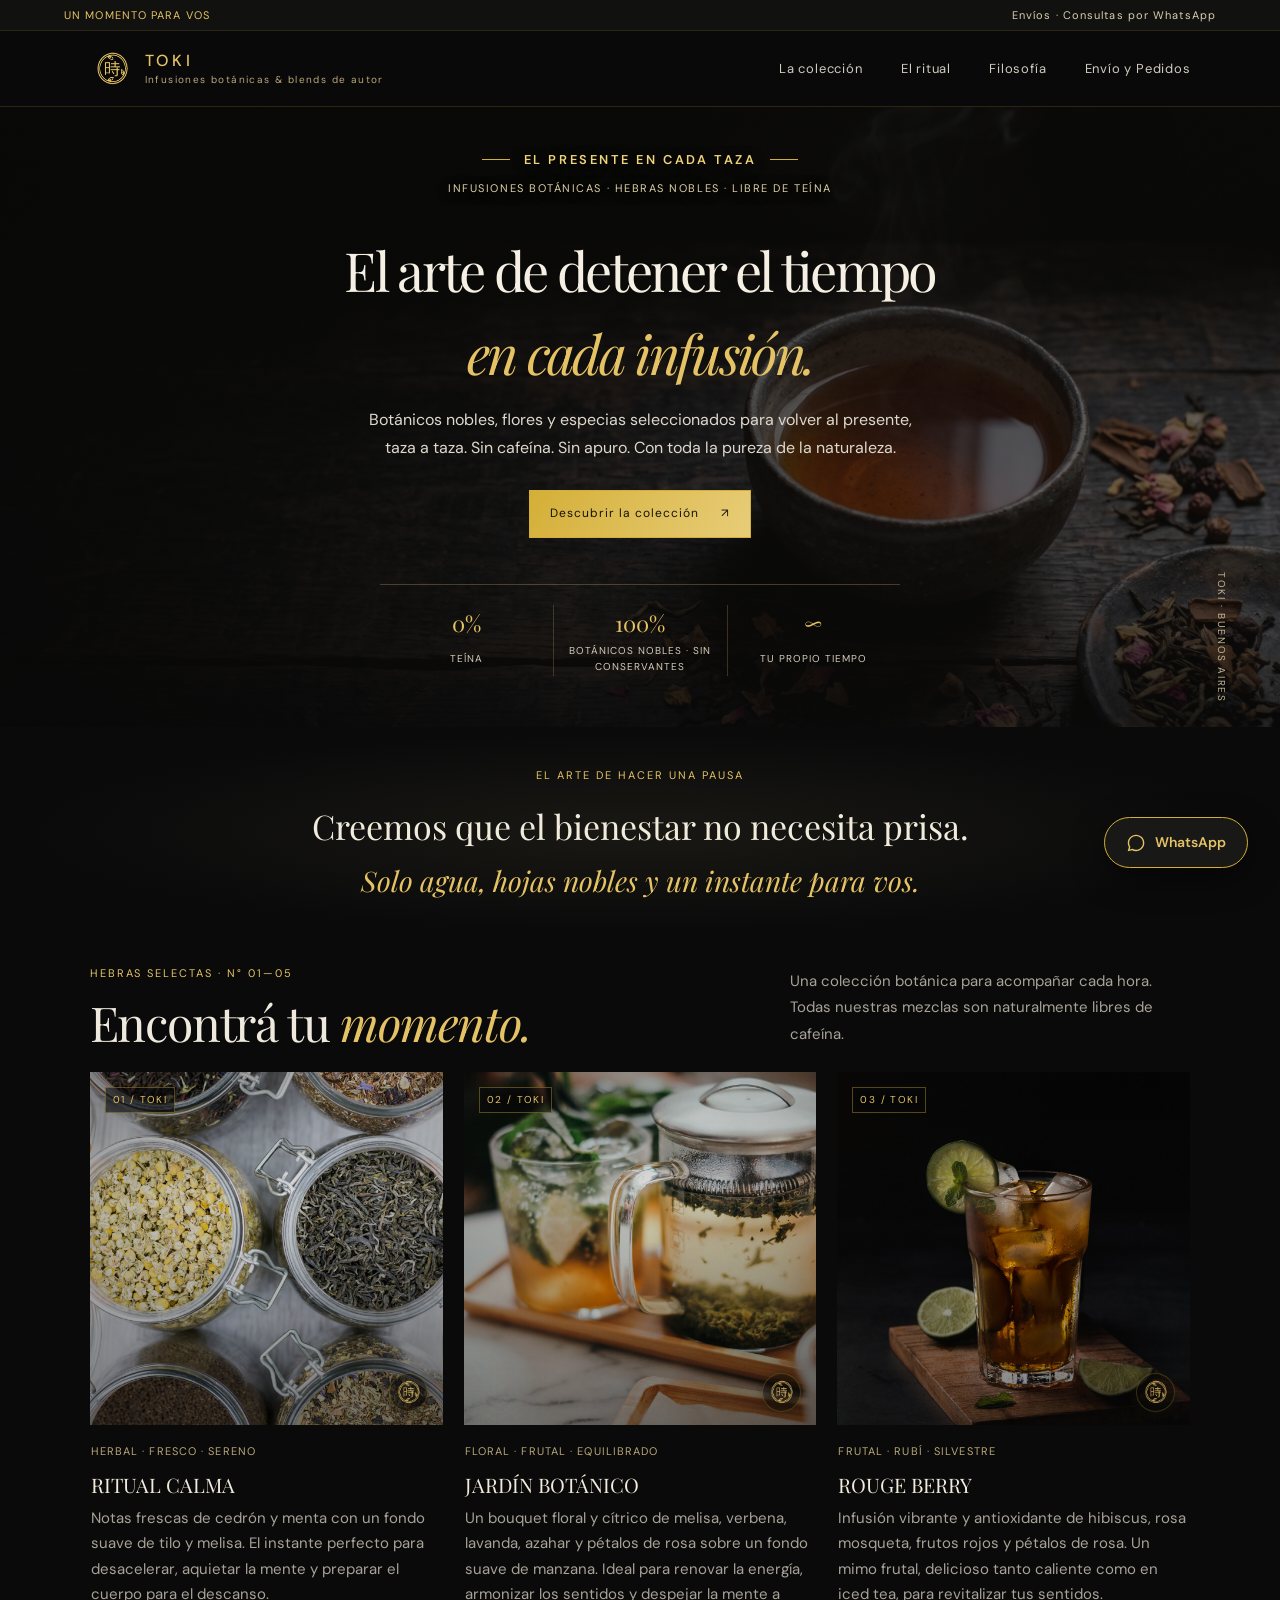
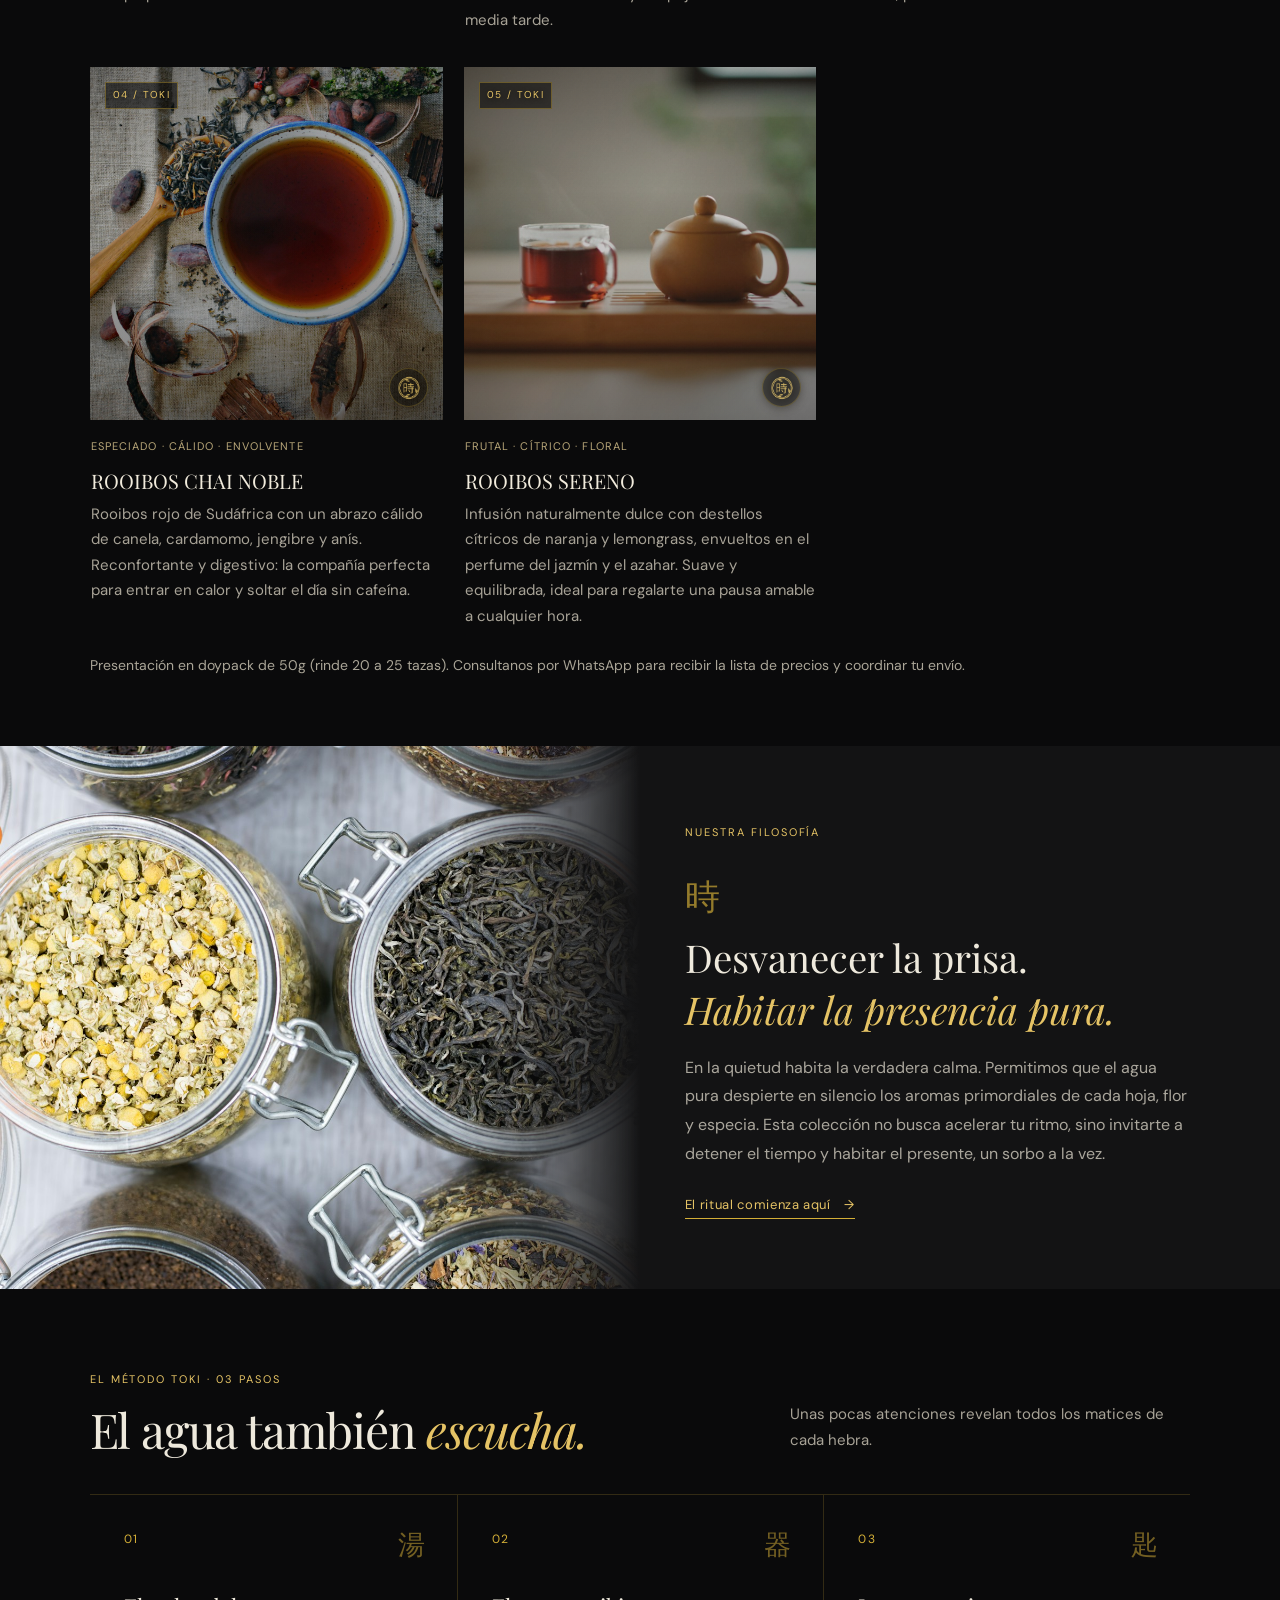
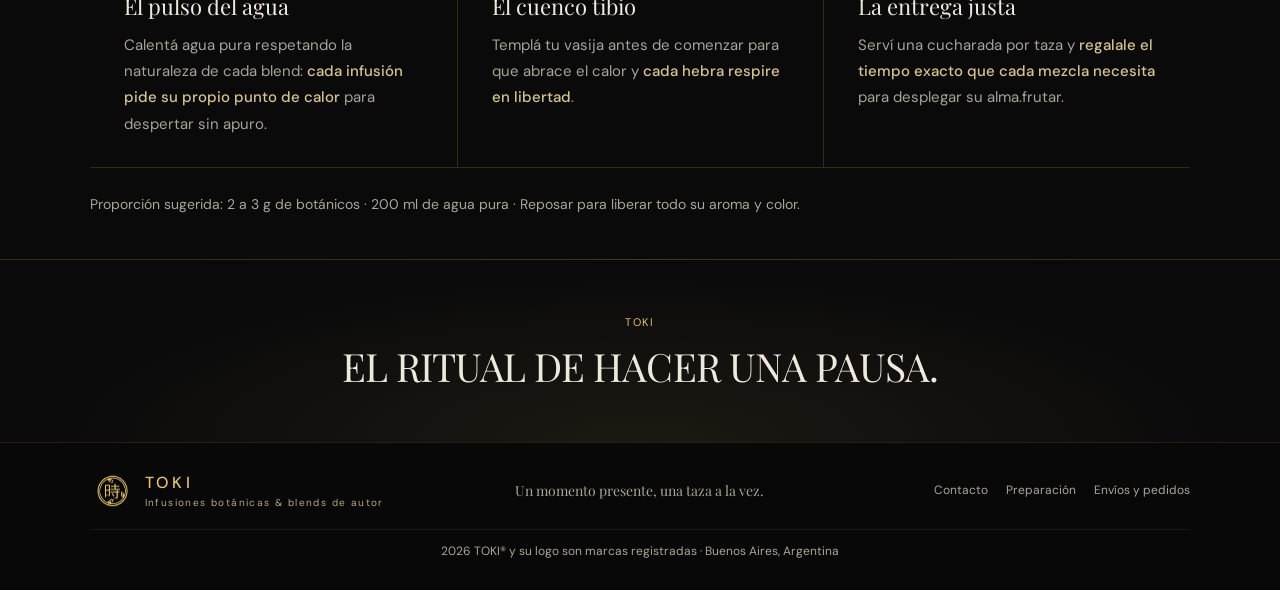
<file: index.html>
<!doctype html>
<html lang="es-AR">
<head>
    <!-- Configuración básica y codificación -->
    <meta charset="utf-8">
    <meta name="viewport" content="width=device-width, initial-scale=1">
    <meta name="theme-color" content="#0a0a0b">

    <!-- Metadatos para buscadores (SEO) y título de pestaña -->
    <meta name="description" content="TOKI: infusiones botánicas, hebras nobles y blends de autor libres de teína. Un ritual de calma para cualquier momento del día.">
    <title>TOKI — Infusiones botánicas & blends de autor</title>
    <link rel="icon" type="image/jpeg" href="imagenes/logo.jpg">

    <!-- Tipografías editoriales: DM Sans (cuerpo) y Playfair Display (títulos) -->
    <link rel="preconnect" href="https://fonts.googleapis.com">
    <link rel="preconnect" href="https://fonts.gstatic.com" crossorigin>
    <link href="https://fonts.googleapis.com/css2?family=DM+Sans:wght@400;500;600;700&family=Playfair+Display:wght@400;500;600&display=swap" rel="stylesheet">

    <!-- Hoja de estilos y lógica interactiva -->
    <link rel="stylesheet" href="styles.css">
    <script src="app.js" defer></script>
</head>
<body>

    <!-- =====================================================================
         BARRA SUPERIOR DE ANUNCIOS
         ===================================================================== -->
    <div class="announcement">
        <span>UN MOMENTO PARA VOS</span>
        <span>Envíos · Consultas por WhatsApp</span>
    </div>

    <!-- =====================================================================
         ENCABEZADO Y NAVEGACIÓN PRINCIPAL
         ===================================================================== -->
    <header class="site-header">
        <a class="wordmark" href="#inicio" aria-label="TOKI, volver al inicio">
            <img class="wordmark-logo" src="imagenes/logo_solo.png" alt="" width="44" height="40" aria-hidden="true">
            <span class="wordmark-type">
                <strong>TOKI</strong>
                <small>Infusiones botánicas & blends de autor</small>
            </span>
        </a>

        <!-- Botón menú hamburguesa para vista móvil -->
        <button class="menu-toggle" id="menuToggle" type="button" aria-label="Abrir menú" aria-expanded="false">☰</button>

        <nav class="main-nav" id="mainNav" aria-label="Navegación principal">
            <a href="#coleccion">La colección</a>
            <a href="#ritual">El ritual</a>
            <a href="#filosofia">Filosofía</a>
            <a href="#envios" id="orderInfoNavLink">Envío y Pedidos</a>
        </nav>
    </header>

    <main>
        <!-- =====================================================================
             PORTADA PRINCIPAL (HERO)
             ===================================================================== -->
        <section class="hero" id="inicio">
            <div class="hero-image" role="img" aria-label="Cuenco de infusión botánica servido en un espacio de calma"></div>
            <div class="hero-shade"></div>

            <div class="hero-content">
                <span class="eyebrow"><i></i> EL PRESENTE EN CADA TAZA <i></i></span>
                <p class="hero-kicker">INFUSIONES BOTÁNICAS · HEBRAS NOBLES · LIBRE DE TEÍNA</p>
                <h1>
                    <span class="hero-title-line">El arte de detener el tiempo</span><br>
                    <em>en cada infusión.</em>
                </h1>
                <p class="hero-copy">Botánicos nobles, flores y especias seleccionados para volver al presente, taza a taza. Sin cafeína. Sin apuro. Con toda la pureza de la naturaleza.</p>
                <a class="button button-gold" href="#coleccion">Descubrir la colección <span aria-hidden="true">↗</span></a>

                <!-- Sellos diferenciales de la marca -->
                <div class="hero-notes" aria-label="Características de nuestros blends">
                    <div><strong>0%</strong><span>TEÍNA</span></div>
                    <div><strong>100%</strong><span>BOTÁNICOS NOBLES · SIN CONSERVANTES</span></div>
                    <div><strong>∞</strong><span>TU PROPIO TIEMPO</span></div>
                </div>
            </div>

            <span class="hero-index">TOKI · BUENOS AIRES</span>
        </section>

        <!-- =====================================================================
             FRANJA DE MANIFIESTO BREVE
             ===================================================================== -->
        <section class="intro-strip" aria-label="Presentación">
            <span class="eyebrow">EL ARTE DE HACER UNA PAUSA</span>
            <p>Creemos que el bienestar no necesita prisa.<br><em>Solo agua, hojas nobles y un instante para vos.</em></p>
        </section>

        <!-- =====================================================================
             COLECCIÓN DE 5 BLENDS BOTÁNICOS
             Nota: Las clases photo-* mantienen compatibilidad con styles.css
             ===================================================================== -->
        <section class="collection section-wrap" id="coleccion">
            <div class="section-heading">
                <div>
                    <span class="eyebrow">HEBRAS SELECTAS · N° 01—05</span>
                    <h2>Encontrá tu <em>momento.</em></h2>
                </div>
                <p>Una colección botánica para acompañar cada hora. Todas nuestras mezclas son naturalmente libres de cafeína.</p>
            </div>

            <div class="product-grid">
                <!-- Blend 01: Ritual Calma -->
                <article class="product-card" data-product="ritual-calma">
                    <div class="product-photo photo-houjicha" role="img" aria-label="Frascos con hierbas y flores botánicas secas de Ritual Calma">
                        <span class="product-number">01 / TOKI</span>
                        <img class="product-stamp" src="imagenes/logo_solo.png" alt="" aria-hidden="true">
                    </div>
                    <div class="product-info">
                        <div class="product-overline">HERBAL · FRESCO · SERENO</div>
                        <h3>RITUAL CALMA</h3>
                        <p>Notas frescas de cedrón y menta con un fondo suave de tilo y melisa. El instante perfecto para desacelerar, aquietar la mente y preparar el cuerpo para el descanso.</p>
                    </div>
                </article>

                <!-- Blend 02: Jardín Botánico -->
                <article class="product-card" data-product="jardin-botanico">
                    <div class="product-photo photo-genmaicha" role="img" aria-label="Infusión floral y cítrica de Jardín Botánico en tetera de vidrio">
                        <span class="product-number">02 / TOKI</span>
                        <img class="product-stamp" src="imagenes/logo_solo.png" alt="" aria-hidden="true">
                    </div>
                    <div class="product-info">
                        <div class="product-overline">FLORAL · FRUTAL · EQUILIBRADO</div>
                        <h3>JARDÍN BOTÁNICO</h3>
                        <p>Un bouquet floral y cítrico de melisa, verbena, lavanda, azahar y pétalos de rosa sobre un fondo suave de manzana. Ideal para renovar la energía, armonizar los sentidos y despejar la mente a media tarde.</p>
                    </div>
                </article>

                <!-- Blend 03: Rouge Berry -->
                <article class="product-card" data-product="rouge-berry">
                    <div class="product-photo photo-sobacha" role="img" aria-label="Infusión fría de Rouge Berry con hielo y cítricos">
                        <span class="product-number">03 / TOKI</span>
                        <img class="product-stamp" src="imagenes/logo_solo.png" alt="" aria-hidden="true">
                    </div>
                    <div class="product-info">
                        <div class="product-overline">FRUTAL · RUBÍ · SILVESTRE</div>
                        <h3>ROUGE BERRY</h3>
                        <p>Infusión vibrante y antioxidante de hibiscus, rosa mosqueta, frutos rojos y pétalos de rosa. Un mimo frutal, delicioso tanto caliente como en iced tea, para revitalizar tus sentidos.</p>
                    </div>
                </article>

                <!-- Blend 04: Rooibos Chai Noble -->
                <article class="product-card" data-product="rooibos-chai-noble">
                    <div class="product-photo photo-sakura" role="img" aria-label="Cuenco con infusión cálida de Rooibos Chai Noble y especias">
                        <span class="product-number">04 / TOKI</span>
                        <img class="product-stamp" src="imagenes/logo_solo.png" alt="" aria-hidden="true">
                    </div>
                    <div class="product-info">
                        <div class="product-overline">ESPECIADO · CÁLIDO · ENVOLVENTE</div>
                        <h3>ROOIBOS CHAI NOBLE</h3>
                        <p>Rooibos rojo de Sudáfrica con un abrazo cálido de canela, cardamomo, jengibre y anís. Reconfortante y digestivo: la compañía perfecta para entrar en calor y soltar el día sin cafeína.</p>
                    </div>
                </article>

                <!-- Blend 05: Rooibos Sereno -->
                <article class="product-card" data-product="rooibos-sereno">
                    <div class="product-photo photo-kyobancha" role="img" aria-label="Taza y tetera de cerámica con infusión de Rooibos Sereno">
                        <span class="product-number">05 / TOKI</span>
                        <img class="product-stamp" src="imagenes/logo_solo.png" alt="" aria-hidden="true">
                    </div>
                    <div class="product-info">
                        <div class="product-overline">FRUTAL · CÍTRICO · FLORAL</div>
                        <h3>ROOIBOS SERENO</h3>
                        <p>Infusión naturalmente dulce con destellos cítricos de naranja y lemongrass, envueltos en el perfume del jazmín y el azahar. Suave y equilibrada, ideal para regalarte una pausa amable a cualquier hora.</p>
                    </div>
                </article>
            </div>

            <!-- Aclaración de formato y consulta de precios -->
            <p class="collection-note">Presentación en doypack de 50g (rinde 20 a 25 tazas). Consultanos por WhatsApp para recibir la lista de precios y coordinar tu envío.</p>
        </section>

        <!-- =====================================================================
             SECCIÓN FILOSOFÍA (KANJI 時)
             ===================================================================== -->
        <section class="manifesto" id="filosofia">
            <div class="manifesto-art" role="img" aria-label="Flores secas, hebras sueltas y hierbas botánicas para blends"></div>
            <div class="manifesto-copy">
                <span class="eyebrow">NUESTRA FILOSOFÍA</span>
                <span class="manifesto-kanji" aria-hidden="true">時</span>
                <h2>Desvanecer la prisa.<br><em>Habitar la presencia pura.</em></h2>
                <p>En la quietud habita la verdadera calma. Permitimos que el agua pura despierte en silencio los aromas primordiales de cada hoja, flor y especia. Esta colección no busca acelerar tu ritmo, sino invitarte a detener el tiempo y habitar el presente, un sorbo a la vez.</p>
                <a class="text-link" href="#ritual">El ritual comienza aquí <span aria-hidden="true">→</span></a>
            </div>
        </section>

        <!-- =====================================================================
             EL MÉTODO TOKI (GUÍA DE PREPARACIÓN EN 3 PASOS)
             ===================================================================== -->
        <section class="ritual section-wrap" id="ritual">
            <div class="section-heading ritual-heading">
                <div>
                    <span class="eyebrow">EL MÉTODO TOKI · 03 PASOS</span>
                    <h2>El agua también <em>escucha.</em></h2>
                </div>
                <p>Unas pocas atenciones revelan todos los matices de cada hebra.</p>
            </div>

            <div class="ritual-grid">
                <article class="ritual-step">
                    <span class="step-number">01</span>
                    <span class="step-icon" aria-hidden="true">湯</span>
                    <h3>El pulso del agua</h3>
                    <p>Calentá agua pura respetando la naturaleza de cada blend: <strong>cada infusión pide su propio punto de calor</strong> para despertar sin apuro. </p>
                </article>

                <article class="ritual-step">
                    <span class="step-number">02</span>
                    <span class="step-icon" aria-hidden="true">器</span>
                    <h3>El cuenco tibio</h3>
                    <p>Templá tu vasija antes de comenzar para que abrace el calor y <strong>cada hebra respire en libertad</strong>. </p>
                </article>

                <article class="ritual-step">
                    <span class="step-number">03</span>
                    <span class="step-icon" aria-hidden="true">匙</span>
                    <h3>La entrega justa</h3>
                    <p>Serví una cucharada por taza y <strong>regalale el tiempo exacto que cada mezcla necesita</strong> para desplegar su alma.frutar.</p>
                </article>
            </div>

            <p class="collection-note">Proporción sugerida: 2 a 3 g de botánicos · 200 ml de agua pura · Reposar para liberar todo su aroma y color.</p>
        </section>

        <!-- =====================================================================
             CIERRE DE MARCA
             ===================================================================== -->
        <section class="newsletter">
            <span class="eyebrow">TOKI</span>
            <h2>EL RITUAL DE HACER UNA PAUSA.</h2>
        </section>
    </main>

    <!-- =====================================================================
         PIE DE PÁGINA (FOOTER)
         ===================================================================== -->
    <footer class="site-footer">
        <a class="wordmark footer-brand" href="#inicio">
            <img class="wordmark-logo" src="imagenes/logo_solo.png" alt="" width="44" height="40" aria-hidden="true">
            <span class="wordmark-type">
                <strong>TOKI</strong>
                <small>Infusiones botánicas & blends de autor</small>
            </span>
        </a>
        <p>Un momento presente, una taza a la vez.</p>
        <nav aria-label="Enlaces de servicio">
            <a href="https://wa.me/5491161992727?text=Hola%20TOKI!%20Deseo%20conocer%20m%C3%A1s%20sobre%20sus%20infusiones%20bot%C3%A1nicas%20y%20blends." target="_blank" rel="noopener noreferrer" aria-label="Atención personalizada por WhatsApp">Contacto</a>
            <a href="#ritual">Preparación</a>
            <a href="#envios" id="orderInfoLink">Envíos y pedidos</a>
        </nav>
        <small class="footer-legal"><span id="year"></span> TOKI® y su logo son marcas registradas · Buenos Aires, Argentina</small>
    </footer>

    <!-- =====================================================================
         VENTANA MODAL DE ENVÍOS Y PEDIDOS (CONTROLADA POR app.js)
         ===================================================================== -->
    <div class="drawer-overlay" id="drawerOverlay"></div>

    <dialog class="info-dialog" id="orderInfoDialog" aria-labelledby="orderInfoTitle" aria-describedby="orderInfoDescription">
        <div class="info-dialog-header">
            <div>
                <span class="eyebrow">TOKI · CÓMO COMPRAR</span>
                <h2 id="orderInfoTitle">Envíos y pedidos</h2>
            </div>
            <button class="drawer-close" id="closeOrderInfo" type="button" aria-label="Cerrar información">×</button>
        </div>

        <div class="info-dialog-content" id="orderInfoDescription">
            <p class="info-dialog-intro">Elegí tus blends y escribinos para coordinar tu pedido de forma personalizada.</p>
            <ol class="order-steps">
                <li>
                    <span>01</span>
                    <div>
                        <h3>Elegí tus blends</h3>
                        <p>Explorá la colección y anotá los productos que te gustaría recibir.</p>
                    </div>
                </li>
                <li>
                    <span>02</span>
                    <div>
                        <h3>Coordiná por WhatsApp</h3>
                        <p>Contactanos con tu selección y te ayudamos a confirmar disponibilidad y los detalles del pedido.</p>
                    </div>
                </li>
                <li>
                    <span>03</span>
                    <div>
                        <h3>Recibí tu pedido</h3>
                        <p>Hacemos envíos a todo el país. Antes de confirmar, coordinamos con vos el método de pago, el costo y el plazo de entrega según tu ubicación.</p>
                    </div>
                </li>
            </ol>
            <a class="button button-gold info-dialog-cta" href="https://wa.me/5491161992727?text=Hola%20TOKI!%20Quiero%20consultar%20por%20un%20pedido." target="_blank" rel="noopener noreferrer">Consultar por WhatsApp <span aria-hidden="true">↗</span></a>
        </div>
    </dialog>

    <!-- =====================================================================
         BOTÓN FLOTANTE DE WHATSAPP
         ===================================================================== -->
    <div class="sr-only" id="cartAnnouncement" aria-live="assertive"></div>
    <a class="whatsapp-float" href="https://wa.me/5491161992727?text=Hola%20TOKI!%20Deseo%20conocer%20m%C3%A1s%20sobre%20sus%20infusiones%20bot%C3%A1nicas%20y%20blends." target="_blank" rel="noopener noreferrer" aria-label="Atención personalizada por WhatsApp">
        <svg viewBox="0 0 24 24" width="20" height="20" fill="currentColor" aria-hidden="true">
            <path d="M12.04 2C6.58 2 2.13 6.45 2.13 11.91C2.13 13.66 2.59 15.36 3.45 16.86L2.05 22L7.3 20.62C8.75 21.41 10.38 21.83 12.04 21.83C17.5 21.83 21.95 17.38 21.95 11.92C21.95 9.27 20.92 6.78 19.05 4.91C17.18 3.03 14.69 2 12.04 2M12.05 3.67C14.25 3.67 16.31 4.53 17.87 6.09C19.42 7.65 20.28 9.72 20.28 11.92C20.28 16.46 16.58 20.15 12.04 20.15C10.56 20.15 9.11 19.76 7.85 19L7.55 18.83L4.43 19.65L5.26 16.61L5.06 16.29C4.24 15 3.8 13.47 3.8 11.91C3.81 7.37 7.5 3.67 12.05 3.67Z"/>
        </svg>
        <span>WhatsApp</span>
    </a>

</body>
</html>
</file>
<file: styles.css>
/* ==========================================================================
   1. VARIABLES DE MARCA Y CONFIGURACIÓN BASE (TOKI)
   ========================================================================== */
:root {
    color-scheme: dark;

    /* Paleta negro mate y carbón */
    --ink: #0a0a0b;
    --graphite: #131314;
    --panel: #181817;

    /* Paleta dorado suave / champagne */
    --gold: #d4af37;
    --gold-light: #e5c365;
    --gold-muted: #b9a779;

    /* Tipografía y bordes */
    --text: #eee9dc;
    --muted: #a8a397;
    --line: rgba(212, 175, 55, .2);

    /* Familias tipográficas */
    --serif: "Playfair Display", Georgia, serif;
    --sans: "DM Sans", Arial, sans-serif;
}

*, *::before, *::after {
    box-sizing: border-box;
}

html {
    scroll-behavior: smooth;
    scroll-padding-top: 90px;
    background: var(--ink);
}

body {
    margin: 0;
    color: var(--text);
    background: var(--ink);
    font-family: var(--sans);
    font-size: 16px;
    line-height: 1.65;
    -webkit-font-smoothing: antialiased;
}

body.drawer-open {
    overflow: hidden;
}

a {
    color: inherit;
    text-decoration: none;
}

button {
    font: inherit;
    -webkit-tap-highlight-color: transparent;
}

a {
    -webkit-tap-highlight-color: transparent;
}

button:focus-visible,
a:focus-visible {
    outline: 2px solid var(--gold-light);
    outline-offset: 4px;
}

::selection {
    color: var(--ink);
    background: var(--gold-light);
}

/* Clase de accesibilidad para lectores de pantalla */
.sr-only {
    position: absolute;
    width: 1px;
    height: 1px;
    padding: 0;
    margin: -1px;
    overflow: hidden;
    clip: rect(0, 0, 0, 0);
    white-space: nowrap;
    border: 0;
}

/* ==========================================================================
   2. BARRA SUPERIOR Y ENCABEZADO (HEADER)
   ========================================================================== */
.announcement {
    min-height: 30px;
    padding: 6px 5%;
    display: flex;
    justify-content: space-between;
    align-items: center;
    gap: 16px;
    color: #d9cfb0;
    background: #11110f;
    border-bottom: 1px solid rgba(212, 175, 55, .12);
    font-size: 11px;
    letter-spacing: .1em;
}

.announcement span:first-child {
    color: var(--gold-light);
}

.site-header {
    position: sticky;
    z-index: 30;
    top: 0;
    min-height: 76px;
    padding: 11px 7%;
    display: flex;
    justify-content: space-between;
    align-items: center;
    background: rgba(10, 10, 11, .92);
    border-bottom: 1px solid rgba(212, 175, 55, .17);
    backdrop-filter: blur(16px);
}

.wordmark {
    display: inline-flex;
    align-items: center;
    gap: 11px;
}

.wordmark-logo {
    width: 44px;
    height: 40px;
    flex: 0 0 auto;
    object-fit: contain;
}

.wordmark-type {
    display: grid;
    line-height: 1.2;
}

.wordmark-type strong {
    color: var(--gold-light);
    font-size: 16px;
    font-weight: 500;
    letter-spacing: .24em;
}

.wordmark-type small {
    margin-top: 4px;
    color: var(--gold-muted);
    font-size: 10px;
    letter-spacing: .14em;
}

.main-nav {
    display: flex;
    align-items: center;
    gap: clamp(20px, 3vw, 44px);
}

.main-nav > a {
    color: #d0cbbf;
    font-size: 13px;
    letter-spacing: .06em;
    transition: color .2s;
}

.main-nav > a:hover,
.site-footer nav a:hover {
    color: var(--gold-light);
}

.menu-toggle {
    display: none;
    padding: 8px;
    border: 1px solid var(--line);
    color: var(--gold-light);
    background: transparent;
    cursor: pointer;
}

/* ==========================================================================
   3. PORTADA PRINCIPAL (HERO)
   ========================================================================== */
.hero {
    position: relative;
    min-height: max(520px, min(620px, calc(100svh - 120px)));
    display: grid;
    place-items: center;
    overflow: hidden;
    isolation: isolate;
    background: #171610;
}

.hero-image,
.hero-shade {
    position: absolute;
    z-index: -1;
    inset: 0;
}

.hero-image {
    background-image: url("imagenes/hero_fondo.jpeg");
    background-size: cover;
    background-position: center 53%;
    opacity: .55;
    transform: scale(1.02);
}

.hero-shade {
    background:
        linear-gradient(90deg, rgba(8, 8, 8, .76), rgba(8, 8, 8, .45) 48%, rgba(8, 8, 8, .23)),
        linear-gradient(0deg, rgba(8, 8, 8, .65), transparent 36%, rgba(8, 8, 8, .16));
}

.hero-content {
    width: min(90%, 700px);
    margin: 0 auto;
    padding: 26px 0 42px;
    text-align: center;
}

.eyebrow {
    color: var(--gold-light);
    font-size: 11px;
    letter-spacing: .18em;
    line-height: 1.6;
}

.hero .eyebrow {
    display: inline-flex;
    align-items: center;
    gap: 14px;
    color: #f0d47a;
    font-size: clamp(12px, 1vw, 14px);
    font-weight: 600;
    letter-spacing: .2em;
    text-shadow: 0 2px 12px rgba(0, 0, 0, .65);
}

.hero .eyebrow i {
    width: 28px;
    height: 1px;
    display: inline-block;
    background: var(--gold);
}

.hero-kicker {
    margin: 9px 0 22px;
    color: #ded0a6;
    font-size: 11px;
    letter-spacing: .14em;
    line-height: 1.7;
    text-shadow: 0 2px 12px rgba(0, 0, 0, .7);
}

.hero h1 {
    margin: 0;
    color: #f5f0e3;
    font-family: var(--serif);
    font-size: clamp(45px, 7vw, 76px);
    font-weight: 400;
    letter-spacing: -.035em;
    line-height: 1.09;
}

.hero-title-line {
    display: inline-block;
    white-space: nowrap;
}

.hero-title-line,
.hero h1 em {
    font-size: clamp(20px, 6vw, 54px);
}

.hero h1 em,
.section-heading h2 em,
.intro-strip em,
.manifesto h2 em {
    color: var(--gold-light);
    font-weight: 400;
}

.hero-copy {
    max-width: 560px;
    margin: 20px auto 28px;
    color: #ded9cd;
    font-size: 16px;
    line-height: 1.75;
}

/* Botones principales */
.button {
    min-height: 48px;
    padding: 0 20px;
    display: inline-flex;
    justify-content: center;
    align-items: center;
    gap: 22px;
    border: 1px solid var(--gold);
    font-size: 12px;
    letter-spacing: .08em;
    transition: background .2s, color .2s, transform .2s;
}

.button:hover {
    transform: translateY(-2px);
}

.button-gold {
    color: #17130a;
    background: linear-gradient(120deg, #d4af37, #e8cd78);
}

.button-gold:hover {
    background: #f0d887;
}

/* Sellos inferiores del Hero (0% Teína / 100% Botánicos / ∞ Tiempo) */
.hero-notes {
    max-width: 520px;
    margin: 46px auto 0;
    padding-top: 20px;
    display: grid;
    grid-template-columns: repeat(3, 1fr);
    border-top: 1px solid rgba(229, 195, 101, .27);
}

.hero-notes div {
    display: grid;
    gap: 2px;
}

.hero-notes div + div {
    border-left: 1px solid rgba(229, 195, 101, .22);
}

.hero-notes strong {
    color: var(--gold-light);
    font-family: var(--serif);
    font-size: 22px;
    font-weight: 400;
}

.hero-notes span {
    color: #d4cdbb;
    font-size: 10px;
    letter-spacing: .1em;
}

.hero-index {
    position: absolute;
    right: 4%;
    bottom: 25px;
    color: #c3b793;
    font-size: 10px;
    letter-spacing: .16em;
    writing-mode: vertical-rl;
}

/* ==========================================================================
   4. FRANJA INTRODUCTORIA Y CONTENEDOR GENERAL DE SECCIONES
   ========================================================================== */
.intro-strip {
    padding: 34px 20px 32px;
    text-align: center;
    background: radial-gradient(ellipse at center, #191813, var(--ink) 67%);
}

.intro-strip p {
    margin: 12px 0 0;
    color: #f1ebdc;
    font-family: var(--serif);
    font-size: clamp(21px, 3.2vw, 34px);
    line-height: 1.55;
}

.intro-strip em {
    font-size: .83em;
}

.section-wrap {
    width: min(1120px, 86%);
    margin: 0 auto;
}

.section-heading {
    margin-bottom: 20px;
    display: flex;
    justify-content: space-between;
    align-items: end;
    gap: 40px;
}

.section-heading h2,
.newsletter h2 {
    margin: 9px 0 0;
    color: var(--text);
    font-family: var(--serif);
    font-size: clamp(32px, 4vw, 48px);
    font-weight: 400;
    letter-spacing: -.025em;
    line-height: 1.2;
}

.section-heading > p {
    max-width: 400px;
    margin: 0 0 5px;
    color: var(--muted);
    font-size: 15px;
    line-height: 1.75;
}

/* ==========================================================================
   5. COLECCIÓN DE BLENDS (GRILLA DE PRODUCTOS)
   ========================================================================== */
.collection {
    padding-top: 22px;
    padding-bottom: 68px;
}

.product-grid {
    display: grid;
    grid-template-columns: repeat(3, minmax(0, 1fr));
    gap: 34px 21px;
}

.product-card {
    min-width: 0;
}

/* Todas las tarjetas mantienen proporción cuadrada 1:1 uniforme */
.product-photo {
    position: relative;
    aspect-ratio: 1;
    height: auto;
    overflow: hidden;
    background-color: #211e17;
    background-size: cover;
    background-position: center bottom;
    isolation: isolate;
}

.product-photo::after {
    position: absolute;
    z-index: -1;
    inset: 0;
    content: "";
    background:
        linear-gradient(120deg, rgba(18, 13, 7, .34), rgba(18, 13, 7, .12) 48%, rgba(12, 9, 7, .3)),
        linear-gradient(180deg, rgba(0, 0, 0, .2), transparent 35%, rgba(0, 0, 0, .4));
    transition: background .3s;
}

.product-card:hover .product-photo::after {
    background:
        linear-gradient(120deg, rgba(18, 13, 7, .23), rgba(18, 13, 7, .06) 48%, rgba(12, 9, 7, .2)),
        linear-gradient(180deg, rgba(0, 0, 0, .16), transparent 44%, rgba(0, 0, 0, .3));
}

/* Imágenes de cada blend (mantienen clases originales del HTML) */
.photo-houjicha  { background-image: url("imagenes/01-hebras-botanicas.jpg"); }
.photo-genmaicha { background-image: url("imagenes/02-tetera-botanica.jpg"); }
.photo-sobacha   { background-image: url("imagenes/03-infusion-roja.jpg"); }
.photo-sakura    { background-image: url("imagenes/04-mezcla-de-hebras.jpg"); }
.photo-kyobancha { background-image: url("imagenes/05-taza-y-tetera.jpg"); background-position: center; }

.product-number {
    position: absolute;
    z-index: 1;
    top: 15px;
    left: 15px;
    padding: 4px 7px;
    border: 1px solid rgba(212, 175, 55, .38);
    color: var(--gold-light);
    background: rgba(8, 8, 7, .58);
    font-size: 10px;
    letter-spacing: .14em;
    text-shadow: 0 1px 5px rgba(0, 0, 0, .8);
}

.product-stamp {
    position: absolute;
    z-index: 1;
    right: 15px;
    bottom: 13px;
    width: 39px;
    height: 39px;
    padding: 3px;
    border: 1px solid rgba(212, 175, 55, .28);
    border-radius: 50%;
    object-fit: contain;
    opacity: .82;
    background: rgba(8, 8, 7, .48);
    filter: drop-shadow(0 1px 5px #17130b);
}

.product-info {
    padding: 17px 1px 0;
}

.product-overline {
    color: var(--gold-muted);
    font-size: 11px;
    letter-spacing: .1em;
}

.product-info h3 {
    margin: 8px 0 5px;
    color: #f1ebdc;
    font-family: var(--serif);
    font-size: 20px;
    font-weight: 400;
}

.product-info > p {
    margin: 0;
    color: var(--muted);
    font-size: 15px;
    line-height: 1.7;
}

.collection-note {
    margin: 25px 0 0;
    color: #aaa597;
    font-size: 14px;
    line-height: 1.7;
}

/* ==========================================================================
   6. FILOSOFÍA (MANIFIESTO CON KANJI 時)
   ========================================================================== */
.manifesto {
    min-height: 500px;
    display: grid;
    grid-template-columns: 1fr 1fr;
    background: var(--graphite);
}

.manifesto-art {
    min-height: 500px;
    background:
        linear-gradient(90deg, transparent 70%, var(--graphite)),
        url("imagenes/01-hebras-botanicas.jpg") center / cover;
}

.manifesto-copy {
    max-width: 650px;
    padding: 72px clamp(36px, 7vw, 100px) 72px 7%;
    align-self: center;
}

.manifesto-kanji {
    display: block;
    margin: 22px 0 8px;
    color: rgba(212, 175, 55, .67);
    font-family: var(--serif);
    font-size: 35px;
}

.manifesto h2 {
    margin: 0;
    color: var(--text);
    font-family: var(--serif);
    font-size: clamp(30px, 3vw, 42px);
    font-weight: 400;
    line-height: 1.35;
}

.manifesto-copy > p {
    margin: 18px 0 22px;
    color: #aaa69c;
    font-size: 16px;
    line-height: 1.8;
}

.text-link {
    padding-bottom: 5px;
    border-bottom: 1px solid var(--gold);
    color: var(--gold-light);
    font-size: 13px;
    letter-spacing: .05em;
}

.text-link span {
    padding-left: 10px;
}

/* ==========================================================================
   7. MÉTODO TOKI Y CIERRE DE MARCA
   ========================================================================== */
.ritual {
    padding-top: 76px;
    padding-bottom: 42px;
}

.ritual-heading {
    margin-bottom: 36px;
}

.ritual-grid {
    display: grid;
    grid-template-columns: repeat(3, minmax(0, 1fr));
    border-top: 1px solid var(--line);
    border-bottom: 1px solid var(--line);
}

.ritual-step {
    position: relative;
    min-width: 0;
    min-height: 235px;
    padding: 30px 34px;
}

.ritual-step + .ritual-step {
    border-left: 1px solid var(--line);
}

.step-number {
    color: var(--gold);
    font-size: 12px;
    letter-spacing: .13em;
}

.step-icon {
    position: absolute;
    top: 26px;
    right: 32px;
    color: rgba(212, 175, 55, .52);
    font-family: var(--serif);
    font-size: 27px;
}

.ritual-step h3 {
    margin: 36px 0 8px;
    color: var(--text);
    font-family: var(--serif);
    font-size: 22px;
    font-weight: 400;
}

.ritual-step p {
    max-width: 34ch;
    margin: 0;
    color: var(--muted);
    font-size: 15px;
    line-height: 1.75;
}

.ritual-step p strong {
    color: #d7c58e;
    font-weight: 500;
}

.newsletter {
    padding: 48px 20px 52px;
    text-align: center;
    border-top: 1px solid var(--line);
    background: radial-gradient(ellipse at 50% 100%, #1c1912, var(--ink) 68%);
}

.newsletter h2 {
    max-width: 100%;
    font-size: clamp(27px, 4vw, 39px);
}

/* ==========================================================================
   8. PIE, DIÁLOGO Y ACCIONES FLOTANTES
   ========================================================================== */
.site-footer {
    min-height: 140px;
    padding: 28px 7%;
    display: grid;
    grid-template-columns: 1fr 1.2fr 1fr;
    align-items: center;
    gap: 18px;
    border-top: 1px solid rgba(212, 175, 55, .14);
    background: #080809;
}

.site-footer > p {
    margin: 0;
    color: #aaa597;
    text-align: center;
    font-family: var(--serif);
    font-size: 14px;
}

.site-footer nav {
    display: flex;
    justify-content: flex-end;
    flex-wrap: wrap;
    gap: 12px 18px;
}

.site-footer nav a,
.footer-legal {
    color: #aaa597;
    font-size: 12px;
}

.footer-legal {
    grid-column: 1 / -1;
    padding-top: 12px;
    border-top: 1px solid rgba(212, 175, 55, .1);
    text-align: center;
}

.drawer-overlay {
    position: fixed;
    z-index: 49;
    inset: 0;
    visibility: hidden;
    background: rgba(0, 0, 0, .67);
    opacity: 0;
    transition: opacity .28s, visibility .28s;
}

.info-dialog {
    width: min(560px, calc(100% - 32px));
    max-width: none;
    max-height: min(760px, calc(100% - 32px));
    padding: 0;
    overflow: auto;
    border: 1px solid var(--line);
    border-top: 2px solid var(--gold);
    color: var(--text);
    background: #111110;
    box-shadow: 0 24px 80px rgba(0, 0, 0, .55);
}

.info-dialog::backdrop {
    background: rgba(0, 0, 0, .72);
    backdrop-filter: blur(4px);
}

.info-dialog-header {
    padding: 23px 26px 19px;
    display: flex;
    justify-content: space-between;
    align-items: center;
    gap: 20px;
    border-bottom: 1px solid var(--line);
}

.info-dialog-header h2 {
    margin: 5px 0 0;
    font-family: var(--serif);
    font-size: 27px;
    font-weight: 400;
}

.info-dialog-content {
    padding: 20px 26px 27px;
}

.info-dialog-intro {
    margin: 0 0 20px;
    color: #d3cbb9;
    font-family: var(--serif);
    font-size: 17px;
}

.order-steps {
    margin: 0;
    padding: 0;
    list-style: none;
}

.order-steps li {
    padding: 16px 0;
    display: grid;
    grid-template-columns: 35px 1fr;
    gap: 12px;
    border-top: 1px solid rgba(212, 175, 55, .13);
}

.order-steps li > span {
    color: var(--gold-light);
    font-family: var(--serif);
    font-size: 18px;
}

.order-steps h3 {
    margin: 0 0 4px;
    color: var(--text);
    font-size: 14px;
    font-weight: 600;
}

.order-steps p {
    margin: 0;
    color: var(--muted);
    font-size: 14px;
    line-height: 1.65;
}

.info-dialog-cta {
    width: 100%;
    margin-top: 10px;
}

.whatsapp-float {
    position: fixed;
    z-index: 40;
    right: 2rem;
    bottom: 2rem;
    display: flex;
    align-items: center;
    gap: .6rem;
    padding: .8rem 1.3rem;
    border: 1px solid var(--gold);
    border-radius: 50px;
    color: var(--gold-light);
    background: var(--panel);
    font-size: 14px;
    font-weight: 600;
    box-shadow: 0 10px 30px rgba(0, 0, 0, .5);
    transition: background .2s, color .2s, transform .2s;
}

.whatsapp-float:hover {
    color: var(--ink);
    background: var(--gold);
    transform: translateY(-3px);
}

/* ==========================================================================
   9. AJUSTES RESPONSIVE
   ========================================================================== */
html,
body {
    overflow-x: hidden;
}

@media (max-width: 767px) {
    body {
        padding-top: 70px;
    }

    .announcement {
        padding: 8px 20px;
        flex-direction: column;
        justify-content: center;
        gap: 2px;
        text-align: center;
        font-size: 11px;
        letter-spacing: .08em;
        line-height: 1.45;
    }

    .site-header {
        position: fixed;
        z-index: 9999;
        top: 0;
        left: 0;
        width: 100%;
        min-height: 70px;
        padding: 10px 20px;
        display: flex;
        justify-content: space-between;
        gap: 12px;
    }

    .wordmark {
        min-width: 0;
        gap: 9px;
    }

    .wordmark-logo {
        width: 40px;
        height: 40px;
    }

    .wordmark-type strong {
        font-size: 15px;
    }

    .wordmark-type small {
        max-width: 230px;
        font-size: 10px;
        letter-spacing: .08em;
    }

    .menu-toggle {
        width: 42px;
        height: 42px;
        flex: 0 0 42px;
        display: grid;
        place-items: center;
        padding: 0;
        border: 1px solid var(--line);
        color: var(--gold-light);
        background: transparent;
        font-size: 22px;
        line-height: 1;
        cursor: pointer;
    }

    .main-nav {
        position: absolute;
        z-index: 31;
        top: 100%;
        right: 0;
        left: 0;
        max-height: 0;
        padding: 0 20px;
        display: flex;
        flex-direction: column;
        align-items: stretch;
        gap: 0;
        overflow-y: auto;
        visibility: hidden;
        background: rgba(10, 10, 11, .98);
        opacity: 0;
        transition: max-height .28s ease, padding .28s ease, opacity .2s ease, visibility .2s;
    }

    .main-nav.open {
        max-height: calc(100vh - 70px);
        max-height: calc(100dvh - 70px);
        padding-top: 8px;
        padding-bottom: 16px;
        border-bottom: 1px solid var(--line);
        visibility: visible;
        opacity: 1;
    }

    .main-nav > a {
        padding: 13px 0;
        border-bottom: 1px solid rgba(212, 175, 55, .1);
        font-size: 15px;
        letter-spacing: .04em;
    }

    .hero {
        min-height: max(620px, calc(100svh - 110px));
    }

    .hero-image {
        background-position: 80% center;
    }

    .hero-shade {
        background:
            linear-gradient(90deg, rgba(8, 8, 8, .74), rgba(8, 8, 8, .57) 52%, rgba(8, 8, 8, .38)),
            linear-gradient(0deg, rgba(8, 8, 8, .68), transparent 40%, rgba(8, 8, 8, .2));
    }

    .hero-content {
        width: min(100% - 40px, 600px);
        padding: 42px 0 32px;
    }

    .hero-title-line {
        white-space: normal;
    }

    .hero-title-line,
    .hero h1 em {
        font-size: clamp(34px, 8.5vw, 48px);
        line-height: 1.15;
    }

    .hero .eyebrow {
        gap: 9px;
        font-size: 11px;
        letter-spacing: .16em;
    }

    .hero .eyebrow i {
        width: 18px;
    }

    .hero-kicker {
        max-width: 36ch;
        margin-right: auto;
        margin-left: auto;
        font-size: 10px;
        letter-spacing: .1em;
        line-height: 1.7;
    }

    .hero-copy {
        font-size: 16px;
        line-height: 1.7;
    }

    .hero-notes {
        gap: 0;
        margin-top: 32px;
        padding-top: 16px;
    }

    .hero-notes span {
        padding: 0 5px;
        font-size: 10px;
        line-height: 1.5;
    }

    .intro-strip {
        padding: 30px 20px;
    }

    .intro-strip p {
        font-size: clamp(22px, 6vw, 30px);
    }

    .section-wrap {
        width: auto;
        margin-right: 20px;
        margin-left: 20px;
    }

    .collection {
        padding-top: 30px;
        padding-bottom: 48px;
    }

    .section-heading {
        margin-bottom: 26px;
        flex-direction: column;
        align-items: flex-start;
        gap: 12px;
    }

    .section-heading h2 {
        font-size: clamp(34px, 9vw, 46px);
        line-height: 1.15;
    }

    .section-heading > p {
        max-width: 58ch;
        margin: 0;
        font-size: 16px;
        line-height: 1.65;
    }

    .product-grid {
        grid-template-columns: minmax(0, 1fr);
        gap: 42px;
    }

    .product-photo {
        aspect-ratio: 1.12;
    }

    .product-number {
        top: 14px;
        left: 14px;
        font-size: 11px;
        letter-spacing: .12em;
    }

    .product-info {
        max-width: 62ch;
        padding: 14px 0 0;
    }

    .product-overline {
        font-size: 11px;
        letter-spacing: .1em;
        line-height: 1.5;
    }

    .product-info h3 {
        margin-top: 9px;
        font-size: clamp(24px, 6vw, 30px);
        line-height: 1.2;
    }

    .product-info > p {
        font-size: 16px;
        line-height: 1.6;
    }

    .collection-note {
        margin-top: 28px;
        font-size: 14px;
        line-height: 1.65;
    }

    .manifesto {
        grid-template-columns: minmax(0, 1fr);
    }

    .manifesto-art {
        min-height: 0;
        aspect-ratio: 1.35;
        background-image:
            linear-gradient(0deg, var(--graphite), transparent 38%),
            url("imagenes/01-hebras-botanicas.jpg");
    }

    .manifesto-copy {
        max-width: 680px;
        padding: 22px 20px 52px;
    }

    .manifesto-kanji {
        margin: 14px 0 8px;
        font-size: 30px;
    }

    .manifesto h2 {
        font-size: clamp(30px, 8vw, 40px);
        line-height: 1.32;
    }

    .manifesto-copy > p {
        font-size: 16px;
        line-height: 1.7;
    }

    .ritual {
        padding-top: 52px;
        padding-bottom: 32px;
    }

    .ritual-heading {
        margin-bottom: 26px;
    }

    .ritual-grid {
        grid-template-columns: minmax(0, 1fr);
    }

    .ritual-step {
        min-height: 0;
        padding: 24px 8px 28px;
    }

    .ritual-step + .ritual-step {
        border-top: 1px solid var(--line);
        border-left: 0;
    }

    .step-icon {
        top: 19px;
        right: 10px;
    }

    .ritual-step h3 {
        margin-top: 24px;
        font-size: 23px;
    }

    .ritual-step p {
        max-width: 58ch;
        font-size: 16px;
        line-height: 1.65;
    }

    .newsletter {
        padding: 38px 20px 42px;
    }

    .newsletter h2 {
        font-size: clamp(26px, 7vw, 36px);
        line-height: 1.25;
    }

    .site-footer {
        padding: 30px 20px calc(88px + env(safe-area-inset-bottom));
        grid-template-columns: minmax(0, 1fr);
        justify-items: center;
        gap: 20px;
        text-align: center;
    }

    .site-footer .wordmark {
        justify-self: center;
        text-align: left;
    }

    .site-footer > p {
        grid-column: auto;
        grid-row: auto;
        font-size: 16px;
    }

    .site-footer nav {
        grid-column: auto;
        grid-row: auto;
        justify-content: center;
        gap: 12px 18px;
    }

    .site-footer nav a {
        font-size: 14px;
    }

    .footer-legal {
        grid-column: auto;
        grid-row: auto;
        padding-top: 16px;
        font-size: 12px;
        line-height: 1.6;
    }

    .whatsapp-float {
        right: 16px;
        bottom: calc(16px + env(safe-area-inset-bottom));
        padding: 12px 17px;
    }

    .info-dialog-header {
        padding: 20px;
    }

    .info-dialog-content {
        padding: 18px 20px 22px;
    }
}

@media (prefers-reduced-motion: reduce) {
    *,
    *::before,
    *::after {
        scroll-behavior: auto !important;
        transition-duration: .01ms !important;
        animation-duration: .01ms !important;
        animation-iteration-count: 1 !important;
    }
}
</file>
